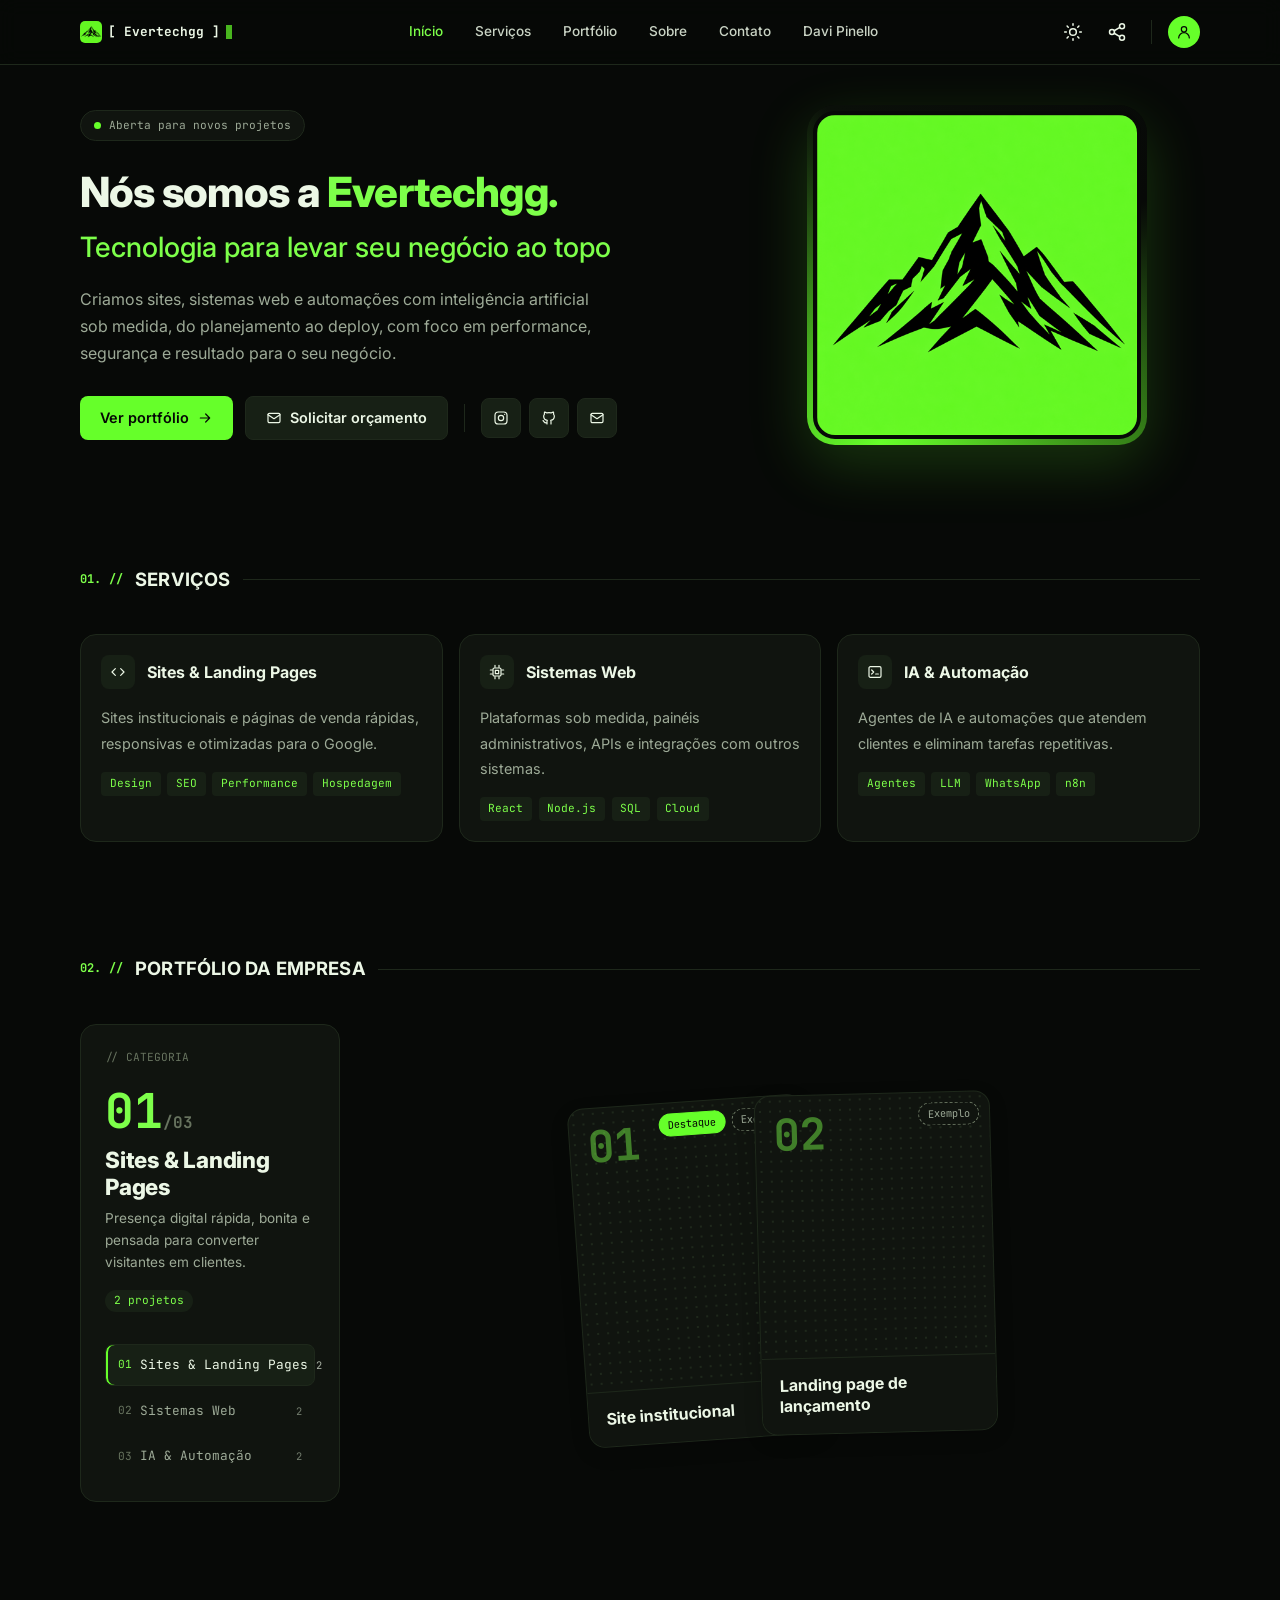
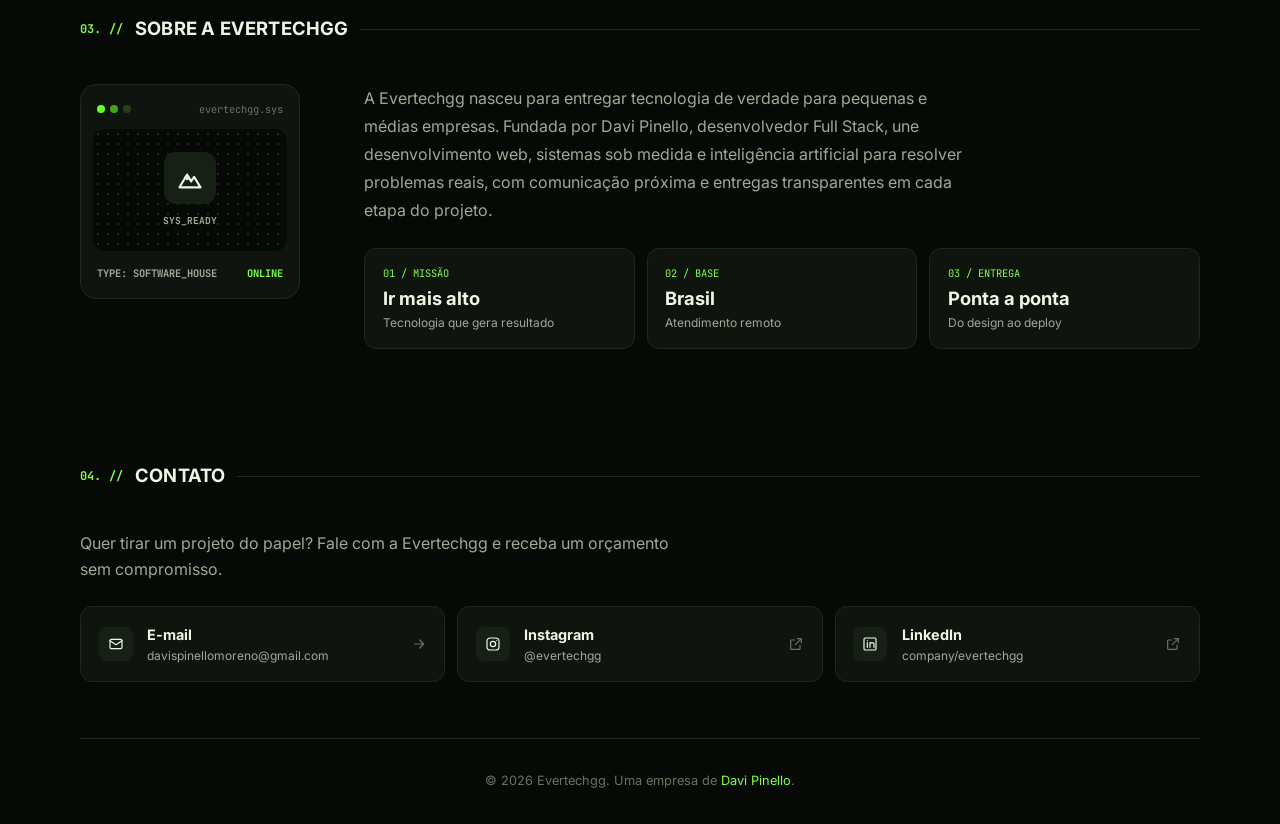
<file: empresa.html>
<!DOCTYPE html>
<html lang="pt-BR" data-theme="dark" data-brand="evertech">
<head>
  <meta charset="UTF-8" />
  <meta name="viewport" content="width=device-width, initial-scale=1.0" />
  <title>Evertechgg | Empresa</title>
  <meta name="description" content="Evertechgg — sites, sistemas web e automações com IA. Empresa de Davi Pinello." />
  <meta name="theme-color" content="#66ff2a" />
  <link rel="icon" href="assets/img/evertechgg-logo.png" type="image/png" />
  <link rel="preconnect" href="https://fonts.googleapis.com" />
  <link rel="preconnect" href="https://fonts.gstatic.com" crossorigin />
  <link rel="stylesheet" href="https://fonts.googleapis.com/css2?family=Inter:wght@400;500;600;700;800&family=JetBrains+Mono:wght@400;500;700&display=swap" />
  <link rel="stylesheet" href="assets/css/reset.css" />
  <link rel="stylesheet" href="assets/css/variables.css" />
  <link rel="stylesheet" href="assets/css/style.css" />
  <link rel="stylesheet" href="assets/css/portfolio.css" />
  <link rel="stylesheet" href="assets/css/empresa.css" />
  <script src="assets/js/main.js" defer></script>
  <script src="assets/js/empresa.js" type="module"></script>
</head>
<body>
  <!-- Ícones (sprite SVG reutilizável) -->
  <svg width="0" height="0" style="position:absolute" aria-hidden="true">
    <defs>
      <symbol id="i-terminal" viewBox="0 0 24 24"><rect x="3" y="4" width="18" height="16" rx="2"/><path d="m7 9 3 3-3 3M13 15h4"/></symbol>
      <symbol id="i-share" viewBox="0 0 24 24"><circle cx="18" cy="5" r="3"/><circle cx="6" cy="12" r="3"/><circle cx="18" cy="19" r="3"/><path d="m8.6 13.5 6.8 4M15.4 6.5l-6.8 4"/></symbol>
      <symbol id="i-user" viewBox="0 0 24 24"><circle cx="12" cy="8" r="4"/><path d="M4 21a8 8 0 0 1 16 0"/></symbol>
      <symbol id="i-code" viewBox="0 0 24 24"><path d="m8 7-5 5 5 5M16 7l5 5-5 5"/></symbol>
      <symbol id="i-arrow-right" viewBox="0 0 24 24"><path d="M5 12h14M13 6l6 6-6 6"/></symbol>
      <symbol id="i-arrow-down" viewBox="0 0 24 24"><path d="M12 5v14M6 13l6 6 6-6"/></symbol>
      <symbol id="i-file" viewBox="0 0 24 24"><path d="M14 3H7a2 2 0 0 0-2 2v14a2 2 0 0 0 2 2h10a2 2 0 0 0 2-2V8z"/><path d="M14 3v5h5M9 13h6M9 17h6"/></symbol>
      <symbol id="i-menu" viewBox="0 0 24 24"><path d="M4 6h16M4 12h16M4 18h16"/></symbol>
      <symbol id="i-close" viewBox="0 0 24 24"><path d="M6 6l12 12M18 6 6 18"/></symbol>
      <symbol id="i-home" viewBox="0 0 24 24"><path d="M3 10.5 12 3l9 7.5V20a1 1 0 0 1-1 1h-5v-6H9v6H4a1 1 0 0 1-1-1z"/></symbol>
      <symbol id="i-cpu" viewBox="0 0 24 24"><rect x="6" y="6" width="12" height="12" rx="2"/><rect x="9.5" y="9.5" width="5" height="5"/><path d="M9 2v3M15 2v3M9 19v3M15 19v3M2 9h3M2 15h3M19 9h3M19 15h3"/></symbol>
      <symbol id="i-mail" viewBox="0 0 24 24"><rect x="3" y="5" width="18" height="14" rx="2"/><path d="m3 7 9 6 9-6"/></symbol>
      <symbol id="i-clock" viewBox="0 0 24 24"><circle cx="12" cy="12" r="9"/><path d="M12 7v5l3 2"/></symbol>
      <symbol id="i-pin" viewBox="0 0 24 24"><path d="M12 21s-7-6.2-7-11a7 7 0 0 1 14 0c0 4.8-7 11-7 11z"/><circle cx="12" cy="10" r="2.5"/></symbol>
      <symbol id="i-cloud" viewBox="0 0 24 24"><path d="M7 18a4.5 4.5 0 0 1-.6-9A6 6 0 0 1 18 9.5a4 4 0 0 1-.5 8.5z"/></symbol>
      <symbol id="i-sun" viewBox="0 0 24 24"><circle cx="12" cy="12" r="4"/><path d="M12 2v2M12 20v2M4.9 4.9l1.4 1.4M17.7 17.7l1.4 1.4M2 12h2M20 12h2M4.9 19.1l1.4-1.4M17.7 6.3l1.4-1.4"/></symbol>
      <symbol id="i-github" viewBox="0 0 24 24"><path d="M9 19c-4.3 1.4-4.3-2.5-6-3m12 5v-3.5c0-1 .1-1.4-.5-2 2.8-.3 5.5-1.4 5.5-6a4.6 4.6 0 0 0-1.3-3.2 4.2 4.2 0 0 0-.1-3.2s-1.1-.3-3.5 1.3a12 12 0 0 0-6.2 0C6.5 2.8 5.4 3.1 5.4 3.1a4.2 4.2 0 0 0-.1 3.2A4.6 4.6 0 0 0 4 9.5c0 4.6 2.7 5.7 5.5 6-.6.6-.6 1.2-.5 2V21"/></symbol>
      <symbol id="i-linkedin" viewBox="0 0 24 24"><rect x="3" y="3" width="18" height="18" rx="2"/><path d="M8 10v7M8 7v.01M12 17v-7M12 13a3 3 0 0 1 6 0v4"/></symbol>
      <symbol id="i-instagram" viewBox="0 0 24 24"><rect x="3" y="3" width="18" height="18" rx="5"/><circle cx="12" cy="12" r="4"/><path d="M17.5 6.5v.01"/></symbol>
      <symbol id="i-external" viewBox="0 0 24 24"><path d="M14 4h6v6M20 4l-9 9M18 14v5a1 1 0 0 1-1 1H5a1 1 0 0 1-1-1V7a1 1 0 0 1 1-1h5"/></symbol>
      <symbol id="i-mountain" viewBox="0 0 24 24"><path d="m3 20 6.5-11 3.5 6 2.5-4L21 20z"/><path d="m8 11.5 1.5 1.5 1.5-1.5"/></symbol>
    </defs>
  </svg>

  <!-- ================= HEADER ================= -->
  <header class="header">
    <nav class="nav container" aria-label="Principal">
      <button class="icon-btn nav__toggle" aria-label="Abrir menu" aria-expanded="false" aria-controls="mobile-menu">
        <svg class="icon"><use href="#i-menu"/></svg>
      </button>

      <a href="#inicio" class="nav__logo">
        <img class="nav__brand-mark" src="assets/img/evertechgg-logo.png" alt="" width="22" height="22" />
        [ Evertechgg ]<span class="nav__cursor" aria-hidden="true"></span>
      </a>

      <ul class="nav__links">
        <li><a href="#inicio" data-section="inicio">Início</a></li>
        <li><a href="#servicos" data-section="servicos">Serviços</a></li>
        <li><a href="#portfolio" data-section="portfolio">Portfólio</a></li>
        <li><a href="#sobre" data-section="sobre">Sobre</a></li>
        <li><a href="#contato" data-section="contato">Contato</a></li>
        <li><a href="index.html">Davi Pinello</a></li>
      </ul>

      <div class="nav__actions">
        <button class="icon-btn icon-btn--ghost theme-toggle" aria-label="Alternar tema" title="Alternar tema">
          <svg class="icon"><use href="#i-sun"/></svg>
        </button>
        <button class="icon-btn icon-btn--ghost share-btn" aria-label="Compartilhar" title="Compartilhar">
          <svg class="icon"><use href="#i-share"/></svg>
        </button>
        <span class="nav__divider" aria-hidden="true"></span>
        <span class="nav__version">Empresa<strong>Evertechgg</strong></span>
        <a href="index.html" class="avatar-btn" aria-label="Voltar ao portfólio de Davi Pinello" title="Portfólio de Davi Pinello">
          <svg class="icon"><use href="#i-user"/></svg>
        </a>
      </div>
    </nav>

    <!-- Menu lateral (mobile) -->
    <div class="mobile-menu" id="mobile-menu" hidden>
      <ul>
        <li><a href="#inicio">Início</a></li>
        <li><a href="#servicos">Serviços</a></li>
        <li><a href="#portfolio">Portfólio</a></li>
        <li><a href="#sobre">Sobre</a></li>
        <li><a href="#contato">Contato</a></li>
        <li><a href="index.html">← Portfólio de Davi Pinello</a></li>
      </ul>
      <div class="mobile-menu__actions">
        <button class="btn btn--secondary theme-toggle">
          <svg class="icon"><use href="#i-sun"/></svg> Alternar tema
        </button>
        <button class="btn btn--secondary share-btn">
          <svg class="icon"><use href="#i-share"/></svg> Compartilhar
        </button>
      </div>
    </div>
  </header>

  <main>
    <!-- ================= HERO ================= -->
    <section class="hero container" id="inicio">
      <div class="hero__content">
        <span class="badge"><span class="badge__dot"></span>Aberta para novos projetos</span>

        <h1 class="hero__title">Nós somos a <span class="text-accent">Evertechgg.</span></h1>
        <p class="hero__role">Tecnologia para levar seu negócio ao topo</p>
        <p class="hero__description">
          Criamos sites, sistemas web e automações com inteligência artificial sob medida,
          do planejamento ao deploy, com foco em performance, segurança e resultado para o seu negócio.
        </p>

        <div class="hero__actions">
          <a href="#portfolio" class="btn btn--primary">
            Ver portfólio
            <svg class="icon icon--sm only-desktop"><use href="#i-arrow-right"/></svg>
            <svg class="icon icon--sm only-mobile"><use href="#i-arrow-down"/></svg>
          </a>
          <a href="#contato" class="btn btn--secondary">
            <svg class="icon icon--sm"><use href="#i-mail"/></svg>
            Solicitar orçamento
          </a>

          <span class="hero__divider" aria-hidden="true"></span>

          <div class="social">
            <a href="https://instagram.com/evertechgg" class="icon-btn" target="_blank" rel="noopener" aria-label="Instagram">
              <svg class="icon icon--sm"><use href="#i-instagram"/></svg>
            </a>
            <a href="https://github.com/SEU-USUARIO" class="icon-btn" target="_blank" rel="noopener" aria-label="GitHub">
              <svg class="icon icon--sm"><use href="#i-github"/></svg>
            </a>
            <a href="mailto:davispinellomoreno@gmail.com" class="icon-btn" aria-label="E-mail">
              <svg class="icon icon--sm"><use href="#i-mail"/></svg>
            </a>
          </div>
        </div>
      </div>

      <div class="hero__photo">
        <div class="photo-frame photo-frame--brand">
          <img src="assets/img/evertechgg-logo.png" alt="Logo da Evertechgg" width="340" height="340" />
        </div>
      </div>
    </section>

    <!-- ================= SERVIÇOS ================= -->
    <section class="section container" id="servicos">
      <h2 class="section__title"><span class="section__index">01. //</span> Serviços</h2>

      <div class="skills">
        <article class="skill-card">
          <header class="skill-card__header">
            <span class="stat__icon"><svg class="icon icon--sm"><use href="#i-code"/></svg></span>
            <h4>Sites &amp; Landing Pages</h4>
          </header>
          <p class="about__text">Sites institucionais e páginas de venda rápidas, responsivas e otimizadas para o Google.</p>
          <ul class="chips">
            <li>Design</li><li>SEO</li><li>Performance</li><li>Hospedagem</li>
          </ul>
        </article>
        <article class="skill-card">
          <header class="skill-card__header">
            <span class="stat__icon"><svg class="icon icon--sm"><use href="#i-cpu"/></svg></span>
            <h4>Sistemas Web</h4>
          </header>
          <p class="about__text">Plataformas sob medida, painéis administrativos, APIs e integrações com outros sistemas.</p>
          <ul class="chips">
            <li>React</li><li>Node.js</li><li>SQL</li><li>Cloud</li>
          </ul>
        </article>
        <article class="skill-card">
          <header class="skill-card__header">
            <span class="stat__icon"><svg class="icon icon--sm"><use href="#i-terminal"/></svg></span>
            <h4>IA &amp; Automação</h4>
          </header>
          <p class="about__text">Agentes de IA e automações que atendem clientes e eliminam tarefas repetitivas.</p>
          <ul class="chips">
            <li>Agentes</li><li>LLM</li><li>WhatsApp</li><li>n8n</li>
          </ul>
        </article>
      </div>
    </section>

    <!-- ================= PORTFÓLIO DA EMPRESA (abas + cartas + modal) ================= -->
    <section class="section container" id="portfolio">
      <h2 class="section__title"><span class="section__index">02. //</span> Portfólio da empresa</h2>
      <div class="portfolio">
        <div class="pf-panel">
          <div class="pf-panel__info"></div>
          <div class="pf-tabs" role="tablist" aria-label="Categorias do portfólio"></div>
        </div>
        <div class="pf-stage" id="pf-stage" role="tabpanel" aria-describedby="pf-desc">
          <noscript><p class="projects-grid__status">Ative o JavaScript para ver o portfólio.</p></noscript>
          <ul class="pf-deck"></ul>
        </div>
      </div>
      <p class="pf-status sr-only" role="status"></p>
    </section>

    <!-- ================= SOBRE A EMPRESA ================= -->
    <section class="section container" id="sobre">
      <h2 class="section__title"><span class="section__index">03. //</span> Sobre a Evertechgg</h2>

      <div class="about">
        <div class="terminal-card">
          <div class="terminal-card__bar">
            <span class="dots"><i></i><i></i><i></i></span>
            <span class="terminal-card__file">evertechgg.sys</span>
          </div>
          <div class="terminal-card__screen">
            <div class="terminal-card__icon">
              <svg class="icon icon--lg"><use href="#i-mountain"/></svg>
            </div>
            <span class="terminal-card__status">SYS_READY</span>
          </div>
          <div class="terminal-card__footer">
            <span>TYPE: SOFTWARE_HOUSE</span>
            <span class="text-accent">ONLINE</span>
          </div>
        </div>

        <div class="about-avatar" aria-hidden="true">
          <img src="assets/img/evertechgg-logo.png" alt="" />
        </div>

        <div class="about__content">
          <p class="about__text">
            A Evertechgg nasceu para entregar tecnologia de verdade para pequenas e médias empresas.
            Fundada por Davi Pinello, desenvolvedor Full Stack, une desenvolvimento web, sistemas sob medida
            e inteligência artificial para resolver problemas reais, com comunicação próxima
            e entregas transparentes em cada etapa do projeto.
          </p>

          <ul class="stats">
            <li class="stat">
              <span class="stat__icon"><svg class="icon icon--sm"><use href="#i-clock"/></svg></span>
              <div class="stat__body">
                <span class="stat__label">01 / Missão</span>
                <strong class="stat__value">Ir mais alto</strong>
                <span class="stat__desc">Tecnologia que gera resultado</span>
              </div>
              <span class="stat__tag">Foco</span>
            </li>
            <li class="stat">
              <span class="stat__icon"><svg class="icon icon--sm"><use href="#i-pin"/></svg></span>
              <div class="stat__body">
                <span class="stat__label">02 / Base</span>
                <strong class="stat__value">Brasil</strong>
                <span class="stat__desc">Atendimento remoto</span>
              </div>
              <span class="stat__tag">GMT-3</span>
            </li>
            <li class="stat">
              <span class="stat__icon"><svg class="icon icon--sm"><use href="#i-cloud"/></svg></span>
              <div class="stat__body">
                <span class="stat__label">03 / Entrega</span>
                <strong class="stat__value">Ponta a ponta</strong>
                <span class="stat__desc">Do design ao deploy</span>
              </div>
              <span class="stat__tag">Full Stack</span>
            </li>
          </ul>
        </div>
      </div>
    </section>

    <!-- ================= CONTATO ================= -->
    <section class="section container" id="contato">
      <h2 class="section__title"><span class="section__index">04. //</span> Contato</h2>
      <p class="contact__intro">Quer tirar um projeto do papel? Fale com a Evertechgg e receba um orçamento sem compromisso.</p>

      <ul class="contact">
        <li>
          <a class="contact-card" href="mailto:davispinellomoreno@gmail.com">
            <span class="stat__icon"><svg class="icon icon--sm"><use href="#i-mail"/></svg></span>
            <span class="contact-card__body"><strong>E-mail</strong><span>davispinellomoreno@gmail.com</span></span>
            <svg class="icon icon--sm contact-card__arrow"><use href="#i-arrow-right"/></svg>
          </a>
        </li>
        <li>
          <a class="contact-card" href="https://instagram.com/evertechgg" target="_blank" rel="noopener">
            <span class="stat__icon"><svg class="icon icon--sm"><use href="#i-instagram"/></svg></span>
            <span class="contact-card__body"><strong>Instagram</strong><span>@evertechgg</span></span>
            <svg class="icon icon--sm contact-card__arrow"><use href="#i-external"/></svg>
          </a>
        </li>
        <li>
          <a class="contact-card" href="https://linkedin.com/company/evertechgg" target="_blank" rel="noopener">
            <span class="stat__icon"><svg class="icon icon--sm"><use href="#i-linkedin"/></svg></span>
            <span class="contact-card__body"><strong>LinkedIn</strong><span>company/evertechgg</span></span>
            <svg class="icon icon--sm contact-card__arrow"><use href="#i-external"/></svg>
          </a>
        </li>
      </ul>
    </section>
  </main>

  <footer class="footer container">
    <p>© <span id="year"></span> Evertechgg. Uma empresa de <a href="index.html" class="text-accent">Davi Pinello</a>.</p>
  </footer>

  <!-- ================= TAB BAR (mobile) ================= -->
  <nav class="tabbar" aria-label="Navegação rápida">
    <a href="#inicio" data-section="inicio"><svg class="icon"><use href="#i-home"/></svg>Início</a>
    <a href="#servicos" data-section="servicos"><svg class="icon"><use href="#i-cpu"/></svg>Serviços</a>
    <a href="#portfolio" data-section="portfolio"><svg class="icon"><use href="#i-file"/></svg>Portfólio</a>
    <a href="#sobre" data-section="sobre"><svg class="icon"><use href="#i-mountain"/></svg>Sobre</a>
    <a href="#contato" data-section="contato"><svg class="icon"><use href="#i-mail"/></svg>Contato</a>
    <a href="index.html"><svg class="icon"><use href="#i-user"/></svg>Davi</a>
  </nav>

  <div class="toast" role="status" aria-live="polite"></div>
</body>
</html>
</file>
<file: assets/css/variables.css>
:root {
  --color-bg: #111318;
  --color-bg-elevated: #15181e;
  --color-surface: #1b1e25;
  --color-surface-2: #23272f;
  --color-text: #e6e8ee;
  --color-muted: #9aa0ad;
  --color-subtle: #6b7180;
  --color-primary: #4f8ef7;
  --color-primary-hover: #6aa0f9;
  --color-accent: #a8c7fa;
  --color-on-primary: #ffffff;
  --color-border: #262a33;
  --color-success: #8ab4f8;

  --font-base: "Inter", system-ui, -apple-system, "Segoe UI", Roboto, sans-serif;
  --font-mono: "JetBrains Mono", "Fira Code", Consolas, monospace;

  --radius-sm: 8px;
  --radius: 12px;
  --radius-lg: 16px;
  --shadow: 0 8px 30px rgb(0 0 0 / 0.35);
  --container: 1120px;
  --header-h: 64px;
  --tabbar-h: 64px;
  --transition: 0.2s ease;
}

:root[data-theme="light"] {
  --color-bg: #f6f7fb;
  --color-bg-elevated: #ffffff;
  --color-surface: #ffffff;
  --color-surface-2: #eef0f5;
  --color-text: #161922;
  --color-muted: #5a6070;
  --color-subtle: #868c99;
  --color-primary: #2f6fe4;
  --color-primary-hover: #245ccc;
  --color-accent: #2f6fe4;
  --color-border: #e1e4ec;
  --color-success: #2f6fe4;
  --shadow: 0 8px 30px rgb(0 0 0 / 0.08);
}
</file>
<file: assets/css/style.css>
body {
  font-family: var(--font-base);
  background: var(--color-bg);
  color: var(--color-text);
  line-height: 1.6;
  -webkit-font-smoothing: antialiased;
  transition: background var(--transition), color var(--transition);
}

html {
  scroll-padding-top: calc(var(--header-h) + 16px);
}

.container {
  width: min(100% - 2rem, var(--container));
  margin-inline: auto;
}

.text-accent {
  color: var(--color-accent);
}

:focus-visible {
  outline: 2px solid var(--color-primary);
  outline-offset: 2px;
}

/* Visível só para leitores de tela */
.sr-only {
  position: absolute;
  width: 1px;
  height: 1px;
  margin: -1px;
  overflow: hidden;
  clip-path: inset(50%);
  white-space: nowrap;
}

/* ---------- Ícones ---------- */
.icon {
  width: 20px;
  height: 20px;
  fill: none;
  stroke: currentColor;
  stroke-width: 1.8;
  stroke-linecap: round;
  stroke-linejoin: round;
  flex-shrink: 0;
}

.icon--xs { width: 12px; height: 12px; }
.icon--sm { width: 16px; height: 16px; }
.icon--lg { width: 28px; height: 28px; }
.icon--xl { width: 40px; height: 40px; stroke-width: 1.4; }

.only-mobile { display: none; }

/* ---------- Botões ---------- */
.btn {
  display: inline-flex;
  align-items: center;
  justify-content: center;
  gap: 0.5rem;
  height: 44px;
  padding: 0 1.25rem;
  border-radius: var(--radius-sm);
  font-size: 0.9rem;
  font-weight: 600;
  transition: background var(--transition), transform var(--transition), border-color var(--transition);
}

.btn:hover { transform: translateY(-1px); }

.btn--primary {
  background: var(--color-primary);
  color: var(--color-on-primary);
}

.btn--primary:hover { background: var(--color-primary-hover); }

.btn--secondary {
  background: var(--color-surface-2);
  border: 1px solid var(--color-border);
  color: var(--color-text);
}

.btn--secondary:hover { border-color: var(--color-subtle); }

.icon-btn {
  display: inline-grid;
  place-items: center;
  width: 36px;
  height: 36px;
  border-radius: var(--radius-sm);
  background: var(--color-surface-2);
  border: 1px solid var(--color-border);
  color: var(--color-text);
  transition: border-color var(--transition), color var(--transition), background var(--transition);
}

.icon-btn:hover {
  border-color: var(--color-subtle);
  color: var(--color-accent);
}

.icon-btn--ghost {
  background: none;
  border-color: transparent;
}

.avatar-btn {
  display: grid;
  place-items: center;
  width: 32px;
  height: 32px;
  border-radius: 50%;
  background: var(--color-accent);
  color: #10213f;
}

.avatar-btn .icon { width: 16px; height: 16px; }

/* ---------- Header / Nav ---------- */
.header {
  position: sticky;
  top: 0;
  z-index: 20;
  background: color-mix(in srgb, var(--color-bg) 85%, transparent);
  backdrop-filter: blur(10px);
  border-bottom: 1px solid var(--color-border);
}

.nav {
  display: flex;
  align-items: center;
  gap: 1rem;
  height: var(--header-h);
}

.nav__toggle { display: none; }

.nav__logo {
  display: inline-flex;
  align-items: center;
  gap: 6px;
  font-family: var(--font-mono);
  font-size: 0.8rem;
  font-weight: 700;
  white-space: nowrap;
}

.nav__cursor {
  width: 6px;
  height: 14px;
  background: var(--color-primary);
  opacity: 0.7;
  animation: blink 1.1s steps(1) infinite;
}

@keyframes blink { 50% { opacity: 0; } }

.nav__links {
  display: flex;
  align-items: center;
  gap: 2rem;
  margin-inline: auto;
  font-size: 0.85rem;
  font-weight: 500;
}

.nav__links a {
  color: var(--color-text);
  opacity: 0.85;
  transition: color var(--transition), opacity var(--transition);
}

.nav__links a:hover,
.nav__links a.is-active {
  color: var(--color-accent);
  opacity: 1;
}

/* Link para a página da empresa (Evertechgg) com um marcador verde da marca */
.nav__link--brand {
  display: inline-flex;
  align-items: center;
  gap: 0.4rem;
}

.nav__link--brand::before {
  content: "";
  width: 6px;
  height: 6px;
  border-radius: 1px;
  background: #66ff2a;
}

.nav__actions {
  display: flex;
  align-items: center;
  gap: 0.5rem;
}

.nav__divider {
  width: 1px;
  height: 24px;
  margin-inline: 0.5rem;
  background: var(--color-border);
}

.nav__version { display: none; }

.mobile-menu {
  border-top: 1px solid var(--color-border);
  background: var(--color-bg-elevated);
  padding: 1rem;
}

.mobile-menu ul {
  display: flex;
  flex-direction: column;
}

.mobile-menu ul a {
  display: block;
  padding: 0.75rem 0.25rem;
  font-weight: 500;
  border-bottom: 1px solid var(--color-border);
}

.mobile-menu__actions {
  display: grid;
  grid-template-columns: 1fr 1fr;
  gap: 0.5rem;
  margin-top: 1rem;
}

/* ---------- Hero ---------- */
.hero {
  display: grid;
  grid-template-columns: 1.4fr 1fr;
  align-items: center;
  gap: 3rem;
  padding-block: 2.5rem 4rem;
}

.hero__content {
  display: flex;
  flex-direction: column;
  align-items: flex-start;
}

.badge {
  display: inline-flex;
  align-items: center;
  gap: 0.5rem;
  padding: 0.35rem 0.8rem;
  border-radius: 999px;
  background: var(--color-surface);
  border: 1px solid var(--color-border);
  font-family: var(--font-mono);
  font-size: 0.7rem;
  color: var(--color-muted);
  margin-bottom: 1.75rem;
}

.badge__dot {
  width: 7px;
  height: 7px;
  border-radius: 50%;
  background: var(--color-success);
  box-shadow: 0 0 0 0 var(--color-success);
  animation: pulse 2s infinite;
}

@keyframes pulse {
  0% { box-shadow: 0 0 0 0 color-mix(in srgb, var(--color-success) 60%, transparent); }
  70% { box-shadow: 0 0 0 6px transparent; }
  100% { box-shadow: 0 0 0 0 transparent; }
}

.hero__title {
  font-size: clamp(2rem, 4.5vw, 2.6rem);
  font-weight: 800;
  line-height: 1.15;
  letter-spacing: -0.02em;
}

.hero__role {
  margin-top: 0.5rem;
  font-size: clamp(1.15rem, 2.8vw, 1.75rem);
  font-weight: 500;
  color: var(--color-accent);
}

.hero__description {
  margin-top: 1rem;
  max-width: 54ch;
  color: var(--color-muted);
  font-size: 1rem;
  line-height: 1.7;
}

.hero__actions {
  display: flex;
  flex-wrap: wrap;
  align-items: center;
  gap: 0.75rem;
  margin-top: 1.75rem;
}

.hero__divider {
  width: 1px;
  height: 28px;
  margin-inline: 0.25rem;
  background: var(--color-border);
}

.social {
  display: flex;
  gap: 0.5rem;
}

.social .icon-btn {
  width: 40px;
  height: 40px;
}

.hero__photo {
  display: flex;
  justify-content: center;
}

.photo-frame {
  position: relative;
  width: min(100%, 340px);
  aspect-ratio: 1;
  border-radius: 50%;
  padding: 6px;
  background: conic-gradient(from 210deg, var(--color-primary), var(--color-accent), transparent 60%, var(--color-primary));
  box-shadow: 0 20px 60px color-mix(in srgb, var(--color-primary) 18%, transparent);
}

.photo-frame img {
  width: 100%;
  height: 100%;
  border-radius: 50%;
  object-fit: cover;
  background: var(--color-surface);
  border: 4px solid var(--color-bg);
}

/* ---------- Seções ---------- */
.section {
  padding-block: 3.5rem;
}

.section__title {
  display: flex;
  align-items: center;
  gap: 0.75rem;
  margin-bottom: 2.5rem;
  font-size: 1.15rem;
  font-weight: 700;
  text-transform: uppercase;
  letter-spacing: 0.01em;
}

.section__title::after {
  content: "";
  flex: 1;
  height: 1px;
  background: var(--color-border);
}

.section__index {
  font-family: var(--font-mono);
  font-size: 0.75rem;
  color: var(--color-accent);
}

/* ---------- Sobre ---------- */
.about {
  display: grid;
  grid-template-columns: 220px 1fr;
  gap: 4rem;
  align-items: start;
}

.terminal-card {
  background: var(--color-surface);
  border: 1px solid var(--color-border);
  border-radius: var(--radius-lg);
  padding: 0.75rem;
  font-family: var(--font-mono);
}

.terminal-card__bar {
  display: flex;
  justify-content: space-between;
  align-items: center;
  padding: 0.25rem 0.25rem 0.75rem;
  font-size: 0.65rem;
  color: var(--color-subtle);
}

.dots { display: flex; gap: 5px; }
.dots i { width: 8px; height: 8px; border-radius: 50%; }
.dots i:nth-child(1) { background: #e8a0a0; }
.dots i:nth-child(2) { background: #3b6fd8; }
.dots i:nth-child(3) { background: #a8b8e8; }

.terminal-card__screen {
  display: flex;
  flex-direction: column;
  align-items: center;
  justify-content: center;
  gap: 0.6rem;
  aspect-ratio: 1.6;
  border-radius: var(--radius);
  background-color: var(--color-bg);
  background-image: radial-gradient(var(--color-border) 1px, transparent 1px);
  background-size: 10px 10px;
}

.terminal-card__icon {
  display: grid;
  place-items: center;
  width: 52px;
  height: 52px;
  border-radius: var(--radius);
  background: var(--color-surface-2);
  color: var(--color-text);
}

.terminal-card__status {
  font-size: 0.6rem;
  font-weight: 700;
  color: var(--color-muted);
}

.terminal-card__footer {
  display: flex;
  justify-content: space-between;
  padding: 0.9rem 0.25rem 0.25rem;
  font-size: 0.65rem;
  font-weight: 700;
  color: var(--color-muted);
}

.about-avatar { display: none; }

.about__text {
  color: var(--color-muted);
  font-size: 1rem;
  line-height: 1.75;
  max-width: 62ch;
}

.stats {
  display: grid;
  grid-template-columns: repeat(3, 1fr);
  gap: 0.75rem;
  margin-top: 1.5rem;
}

.stat {
  display: flex;
  align-items: center;
  gap: 0.9rem;
  padding: 1rem 1.1rem;
  background: var(--color-surface);
  border: 1px solid var(--color-border);
  border-radius: var(--radius);
}

.stat__icon {
  display: grid;
  place-items: center;
  width: 34px;
  height: 34px;
  border-radius: var(--radius-sm);
  background: var(--color-surface-2);
  color: var(--color-text);
  flex-shrink: 0;
}

.stats .stat__icon,
.stat__tag { display: none; }

.stat__body {
  display: flex;
  flex-direction: column;
  flex: 1;
  min-width: 0;
}

.stat__label {
  font-family: var(--font-mono);
  font-size: 0.65rem;
  text-transform: uppercase;
  color: var(--color-accent);
}

.stat__value {
  margin-top: 0.15rem;
  font-size: 1.15rem;
  font-weight: 700;
}

.stat__desc {
  font-size: 0.75rem;
  color: var(--color-muted);
}

.stat__tag {
  font-family: var(--font-mono);
  font-size: 0.7rem;
  padding: 0.15rem 0.5rem;
  border-radius: 4px;
  background: var(--color-surface-2);
  color: var(--color-accent);
  white-space: nowrap;
}

/* ---------- Filtros ---------- */
/* Mobile: os chips rolam na horizontal, sangrando até a borda da tela */
.filters {
  display: flex;
  gap: 0.5rem;
  margin: 0 -1rem 1.5rem;
  padding: 4px 1rem;
  overflow-x: auto;
  scrollbar-width: none;
  -webkit-overflow-scrolling: touch;
}

.filters::-webkit-scrollbar { display: none; }

@media (min-width: 861px) {
  .filters {
    flex-wrap: wrap;
    margin-inline: 0;
    padding: 0;
    overflow: visible;
  }
}

.filter-btn {
  display: inline-flex;
  align-items: center;
  gap: 0.45rem;
  flex-shrink: 0;
  min-height: 40px;
  white-space: nowrap;
  padding: 0.35rem 0.9rem;
  border: 1px solid var(--color-border);
  border-radius: 999px;
  background: var(--color-surface);
  font-family: var(--font-mono);
  font-size: 0.75rem;
  color: var(--color-muted);
  transition: all var(--transition);
}

.filter-btn:hover {
  color: var(--color-text);
  border-color: var(--color-subtle);
}

/* Invertido (texto/fundo) para manter contraste alto nos dois temas */
.filter-btn.is-active {
  background: var(--color-text);
  border-color: var(--color-text);
  color: var(--color-bg);
}

.filter-btn__count {
  font-size: 0.65rem;
  opacity: 0.7;
}

/* ---------- Projetos ---------- */
.project-groups {
  display: grid;
  gap: 2.5rem;
  transition: opacity 0.18s ease, transform 0.18s ease;
}

/* Troca de filtro: a lista some, o conteúdo muda e os cards novos entram */
.project-groups.is-switching {
  opacity: 0;
  transform: translateY(6px);
}

.project-groups .project-card {
  animation: card-in 0.35s ease backwards;
}

.project-groups .project-card:nth-child(2) { animation-delay: 0.05s; }
.project-groups .project-card:nth-child(3) { animation-delay: 0.1s; }
.project-groups .project-card:nth-child(n + 4) { animation-delay: 0.15s; }

@keyframes card-in {
  from { opacity: 0; transform: translateY(10px); }
}

.project-group__title {
  display: flex;
  align-items: center;
  gap: 0.5rem;
  margin-bottom: 1rem;
  font-family: var(--font-mono);
  font-size: 0.8rem;
  font-weight: 500;
  text-transform: uppercase;
  color: var(--color-muted);
}

.project-group__count {
  padding: 0.05rem 0.45rem;
  border-radius: 999px;
  background: var(--color-surface-2);
  font-size: 0.65rem;
}

.featured {
  display: grid;
  gap: 1.25rem;
}

.projects-grid {
  display: grid;
  grid-template-columns: repeat(auto-fill, minmax(min(300px, 100%), 1fr));
  gap: 1rem;
}

.projects-grid__status {
  color: var(--color-muted);
}

.project-card {
  display: flex;
  flex-direction: column;
  background: var(--color-surface);
  border: 1px solid var(--color-border);
  border-radius: var(--radius-lg);
  overflow: hidden;
  transition: transform var(--transition), border-color var(--transition);
}

.project-card:hover {
  transform: translateY(-3px);
  border-color: var(--color-subtle);
}

.project-card__media {
  position: relative;
  aspect-ratio: 16 / 9;
  overflow: hidden;
  background: var(--color-bg);
  border-bottom: 1px solid var(--color-border);
}

.project-card__image {
  display: block;
  width: 100%;
  height: 100%;
  object-fit: cover;
}

.project-card__badges {
  position: absolute;
  top: 0.6rem;
  left: 0.6rem;
  display: flex;
  flex-wrap: wrap;
  gap: 0.35rem;
}

.pill {
  padding: 0.15rem 0.55rem;
  border-radius: 999px;
  background: var(--color-surface);
  border: 1px solid var(--color-border);
  font-family: var(--font-mono);
  font-size: 0.65rem;
  color: var(--color-text);
}

.pill--placeholder {
  border-style: dashed;
  border-color: var(--color-subtle);
  color: var(--color-muted);
}

.project-card__body {
  display: flex;
  flex-direction: column;
  gap: 0.75rem;
  padding: 1.25rem;
  flex: 1;
}

.project-card__title {
  font-size: 1.05rem;
  font-weight: 700;
}

.project-card__problem,
.project-card__description,
.project-card__result {
  color: var(--color-muted);
  font-size: 0.9rem;
}

.project-card__label {
  display: block;
  margin-bottom: 0.15rem;
  font-family: var(--font-mono);
  font-size: 0.65rem;
  text-transform: uppercase;
  color: var(--color-accent);
}

.project-card__result {
  padding-left: 0.75rem;
  border-left: 2px solid var(--color-primary);
  color: var(--color-text);
}

.project-card__tags,
.chips {
  display: flex;
  flex-wrap: wrap;
  gap: 0.4rem;
}

.tag,
.chips li {
  font-family: var(--font-mono);
  font-size: 0.7rem;
  padding: 0.2rem 0.55rem;
  border-radius: 4px;
  background: var(--color-surface-2);
  color: var(--color-accent);
}

.project-card__links {
  display: flex;
  flex-wrap: wrap;
  gap: 0.5rem;
  margin-top: auto;
  padding-top: 0.25rem;
}

.project-card__links .btn {
  height: 36px;
  padding: 0 0.9rem;
  font-size: 0.8rem;
}

/* Card compacto — galeria de Landing Pages */
.projects-grid--gallery {
  grid-template-columns: repeat(2, minmax(0, 1fr));
  gap: 0.75rem;
}

.project-card--compact .project-card__media { aspect-ratio: 16 / 10; }

.project-card--compact .project-card__body {
  flex-direction: row;
  align-items: center;
  gap: 0.5rem;
  padding: 0.6rem 0.75rem;
}

.project-card--compact .project-card__title {
  flex: 1;
  min-width: 0;
  font-size: 0.8rem;
  font-weight: 600;
}

.project-card--compact .project-card__links {
  flex-wrap: nowrap;
  gap: 0.35rem;
  margin-top: 0;
  padding-top: 0;
}

.project-card--compact .pill { font-size: 0.6rem; }

/* Card de destaque — versão maior */
.project-card--featured .project-card__title { font-size: 1.2rem; }

@media (min-width: 600px) {
  .projects-grid--gallery {
    grid-template-columns: repeat(auto-fill, minmax(230px, 1fr));
    gap: 1rem;
  }

  .project-card--compact .project-card__title { font-size: 0.9rem; }
}

@media (min-width: 861px) {
  .project-card--featured { flex-direction: row; }
  .project-card--featured:nth-child(even) { flex-direction: row-reverse; }

  .project-card--featured .project-card__media {
    flex: 0 0 48%;
    aspect-ratio: auto;
    min-height: 300px;
    border-bottom: 0;
  }

  .project-card--featured .project-card__image {
    position: absolute;
    inset: 0;
  }

  .project-card--featured .project-card__body {
    justify-content: center;
    gap: 1rem;
    padding: 2rem;
  }

  .project-card--featured .project-card__title { font-size: 1.4rem; }

  .project-card--featured .project-card__links { margin-top: 0; }
}

/* ---------- Habilidades ---------- */
.skills {
  display: grid;
  grid-template-columns: repeat(auto-fit, minmax(min(260px, 100%), 1fr));
  gap: 1rem;
}

.skill-card {
  padding: 1.25rem;
  background: var(--color-surface);
  border: 1px solid var(--color-border);
  border-radius: var(--radius-lg);
}

.skill-card__header {
  display: flex;
  align-items: center;
  gap: 0.75rem;
  margin-bottom: 1rem;
}

.subsection__title {
  margin: 2.5rem 0 1rem;
  font-family: var(--font-mono);
  font-size: 0.8rem;
  font-weight: 500;
  text-transform: uppercase;
  color: var(--color-muted);
}

.skill-card__header h4 {
  font-size: 1rem;
  font-weight: 700;
}

/* ---------- Contato ---------- */
.contact__intro {
  color: var(--color-muted);
  margin-bottom: 1.5rem;
  max-width: 60ch;
}

.contact {
  display: grid;
  grid-template-columns: repeat(auto-fit, minmax(min(280px, 100%), 1fr));
  gap: 0.75rem;
}

.contact-card {
  display: flex;
  align-items: center;
  gap: 0.9rem;
  padding: 1rem 1.1rem;
  background: var(--color-surface);
  border: 1px solid var(--color-border);
  border-radius: var(--radius);
  transition: border-color var(--transition), transform var(--transition);
}

.contact-card:hover {
  border-color: var(--color-subtle);
  transform: translateY(-2px);
}

.contact-card__body {
  display: flex;
  flex-direction: column;
  flex: 1;
  min-width: 0;
}

.contact-card__body strong {
  font-size: 0.9rem;
}

.contact-card__body span {
  font-size: 0.75rem;
  color: var(--color-muted);
  overflow: hidden;
  text-overflow: ellipsis;
  white-space: nowrap;
}

.contact-card__arrow {
  color: var(--color-subtle);
}

/* ---------- Rodapé ---------- */
.footer {
  padding-block: 2rem;
  text-align: center;
  color: var(--color-subtle);
  border-top: 1px solid var(--color-border);
  font-size: 0.8rem;
}

/* ---------- Tab bar (mobile) ---------- */
.tabbar { display: none; }

/* ---------- Toast ---------- */
.toast {
  position: fixed;
  left: 50%;
  bottom: 24px;
  z-index: 50;
  transform: translate(-50%, 20px);
  padding: 0.6rem 1rem;
  border-radius: var(--radius-sm);
  background: var(--color-surface-2);
  border: 1px solid var(--color-border);
  font-size: 0.85rem;
  opacity: 0;
  pointer-events: none;
  transition: opacity var(--transition), transform var(--transition);
}

.toast.is-visible {
  opacity: 1;
  transform: translate(-50%, 0);
}

/* =================================================
   Responsivo — layout mobile (protótipo 2)
   ================================================= */
@media (max-width: 860px) {
  body {
    padding-bottom: var(--tabbar-h);
  }

  .only-desktop { display: none; }
  .only-mobile { display: block; }

  /* Header */
  .nav { gap: 0.75rem; }
  .nav__toggle {
    display: inline-grid;
    background: none;
    border-color: transparent;
  }
  .nav__links,
  .nav__actions .icon-btn,
  .nav__divider { display: none; }
  .nav__actions { margin-left: auto; gap: 0.6rem; }

  .nav__version {
    display: flex;
    flex-direction: column;
    align-items: flex-end;
    line-height: 1.2;
    font-size: 0.7rem;
    font-weight: 600;
    color: var(--color-muted);
  }

  .nav__version strong {
    font-family: var(--font-mono);
    color: var(--color-accent);
  }

  /* Hero */
  .hero {
    grid-template-columns: 1fr;
    gap: 2rem;
    padding-block: 1rem 2rem;
  }

  .hero__photo { display: none; }

  .badge { margin-bottom: 1rem; }

  .hero__description { font-size: 0.9rem; }

  .hero__actions {
    display: grid;
    grid-template-columns: 1fr;
    width: 100%;
    gap: 0.5rem;
  }

  .btn--primary {
    background: var(--color-accent);
    color: #10213f;
  }

  .btn--primary:hover { background: var(--color-accent); filter: brightness(1.05); }

  .hero__divider { display: none; }

  .social {
    justify-content: center;
    margin-top: 1rem;
  }

  /* Seções */
  .section { padding-block: 2rem; }

  .section__title {
    font-family: var(--font-mono);
    font-size: 0.8rem;
    margin-bottom: 1.5rem;
  }

  .section__title::after { display: none; }

  /* Sobre */
  .about {
    grid-template-columns: 1fr;
    gap: 1.5rem;
  }

  .terminal-card { display: none; }

  .about-avatar {
    position: relative;
    display: grid;
    place-items: center;
    justify-self: center;
    width: 72px;
    height: 72px;
    border-radius: 50%;
    background: var(--color-surface);
    border: 2px solid var(--color-surface-2);
    color: var(--color-accent);
    box-shadow: 0 0 0 4px var(--color-bg), 0 0 24px rgb(0 0 0 / 0.5);
  }

  .about-avatar img {
    position: absolute;
    inset: 0;
    width: 100%;
    height: 100%;
    border-radius: 50%;
    object-fit: cover;
  }

  .about-avatar__badge {
    position: absolute;
    right: -6px;
    bottom: 2px;
    display: grid;
    place-items: center;
    width: 18px;
    height: 18px;
    border-radius: 4px;
    background: var(--color-surface-2);
    color: var(--color-text);
  }

  .about__text { font-size: 0.9rem; }

  .stats {
    grid-template-columns: 1fr;
    gap: 0.5rem;
    margin-top: 1.25rem;
  }

  .stat { padding: 0.9rem 0.75rem; }

  .stats .stat__icon,
  .stat__tag { display: inline-grid; }

  .stat__label { display: none; }

  .stat__value {
    margin-top: 0;
    font-size: 0.85rem;
  }

  .stat__desc { font-size: 0.7rem; }

  /* Tab bar */
  .tabbar {
    position: fixed;
    inset: auto 0 0 0;
    z-index: 20;
    display: grid;
    grid-template-columns: repeat(6, 1fr);
    height: var(--tabbar-h);
    background: color-mix(in srgb, var(--color-bg) 92%, transparent);
    backdrop-filter: blur(10px);
    border-top: 1px solid var(--color-border);
  }

  .tabbar a {
    display: flex;
    flex-direction: column;
    align-items: center;
    justify-content: center;
    gap: 4px;
    font-size: 0.65rem;
    font-weight: 600;
    color: var(--color-muted);
    transition: color var(--transition);
  }

  .tabbar a .icon { width: 18px; height: 18px; }

  .tabbar a.is-active { color: var(--color-accent); }

  .toast { bottom: calc(var(--tabbar-h) + 16px); }
}

@media (prefers-reduced-motion: reduce) {
  *,
  *::before,
  *::after {
    animation: none !important;
    transition: none !important;
  }
  html { scroll-behavior: auto; }
}
</file>
<file: assets/css/portfolio.css>
/* =================================================
   Portfólio — painel de categorias + cartas + modal
   Base: mobile/tablet (abas horizontais + carrossel com scroll-snap).
   Desktop com mouse (≥1024px + hover): painel vertical + cartas sobrepostas.
   O breakpoint do desktop é repetido em PortfolioSection.js (desktopQuery).
   ================================================= */

.portfolio {
  --pf-ease: cubic-bezier(0.22, 1, 0.36, 1);
  display: grid;
  gap: 1.25rem;
}

/* ---------- Painel de categorias ---------- */
.pf-panel {
  display: flex;
  flex-direction: column;
  gap: 0.75rem;
  min-width: 0;
}

.pf-panel__info {
  order: 2;
  transition: opacity 0.2s ease, transform 0.2s ease;
}

.pf-panel__label,
.pf-panel__index,
.pf-panel__name,
.pf-panel__count { display: none; }

.pf-panel__desc {
  color: var(--color-muted);
  font-size: 0.85rem;
}

/* Mobile: abas rolam na horizontal, sangrando até a borda da tela (como os filtros) */
.pf-tabs {
  display: flex;
  gap: 0.5rem;
  margin: 0 -1rem;
  padding: 4px 1rem;
  overflow-x: auto;
  scrollbar-width: none;
  -webkit-overflow-scrolling: touch;
}

.pf-tabs::-webkit-scrollbar { display: none; }

.pf-tab {
  display: inline-flex;
  align-items: center;
  gap: 0.5rem;
  flex-shrink: 0;
  min-height: 40px;
  white-space: nowrap;
  padding: 0.35rem 0.9rem;
  border: 1px solid var(--color-border);
  border-radius: 999px;
  background: var(--color-surface);
  font-family: var(--font-mono);
  font-size: 0.75rem;
  color: var(--color-muted);
  transition: background var(--transition), color var(--transition), border-color var(--transition);
}

.pf-tab:hover {
  color: var(--color-text);
  border-color: var(--color-subtle);
}

.pf-tab.is-active {
  background: var(--color-text);
  border-color: var(--color-text);
  color: var(--color-bg);
}

.pf-tab__index { display: none; }

.pf-tab__count {
  font-size: 0.65rem;
  opacity: 0.7;
}

/* ---------- Cartas (mobile: carrossel) ---------- */
.pf-stage { min-width: 0; }

.pf-deck {
  display: flex;
  gap: 0.75rem;
  margin: 0 -1rem;
  padding: 6px 1rem 1rem;
  overflow-x: auto;
  scroll-snap-type: x mandatory;
  scroll-padding-inline: 1rem;
  overscroll-behavior-x: contain;
  scrollbar-width: thin;
  transition: opacity 0.2s ease, transform 0.2s ease;
}

/* Troca de categoria: painel e cartas somem, o conteúdo muda e as cartas novas entram */
.portfolio.is-switching .pf-deck,
.portfolio.is-switching .pf-panel__info {
  opacity: 0;
  transform: translateX(12px);
}

.pf-card {
  position: relative;
  display: flex;
  flex-direction: column;
  flex: 0 0 min(80%, 300px);
  scroll-snap-align: start;
  background: var(--color-surface);
  border: 1px solid var(--color-border);
  border-radius: var(--radius-lg);
  overflow: hidden;
  animation: pf-deal 0.35s var(--pf-ease) backwards;
  animation-delay: calc(var(--i, 0) * 60ms);
}

@keyframes pf-deal {
  from { opacity: 0; translate: 0 14px; }
}

.pf-card__media {
  aspect-ratio: 16 / 10;
  overflow: hidden;
  background: var(--color-bg);
  border-bottom: 1px solid var(--color-border);
}

.pf-card__media img {
  width: 100%;
  height: 100%;
  object-fit: cover;
}

.pf-card__index { display: none; }

.pf-card__badges {
  position: absolute;
  top: 0.6rem;
  left: 0.6rem;
  z-index: 1;
  display: flex;
  flex-wrap: wrap;
  gap: 0.35rem;
}

.pill--highlight {
  background: var(--color-primary);
  border-color: var(--color-primary);
  color: var(--color-on-primary);
}

.pf-card__body {
  display: flex;
  flex-direction: column;
  flex: 1;
  padding: 1rem 1.1rem 1.1rem;
}

.pf-card__title {
  font-size: 1rem;
  font-weight: 700;
  line-height: 1.3;
}

.pf-card__open { text-align: left; }

/* O botão do título cobre a carta inteira */
.pf-card__open::after {
  content: "";
  position: absolute;
  inset: 0;
  z-index: 2;
}

.pf-card__open:focus-visible { outline: none; }

.pf-card:has(.pf-card__open:focus-visible) {
  outline: 2px solid var(--color-primary);
  outline-offset: 3px;
}

/* Introdução: aberta no mobile; no desktop abre no hover/foco (grid 0fr → 1fr) */
.pf-card__intro {
  display: grid;
  grid-template-rows: 1fr;
}

.pf-card__intro-inner {
  display: flex;
  flex-direction: column;
  gap: 0.6rem;
  min-height: 0;
  overflow: hidden;
}

.pf-card__summary {
  margin-top: 0.5rem;
  color: var(--color-muted);
  font-size: 0.85rem;
  line-height: 1.5;
  display: -webkit-box;
  -webkit-line-clamp: 2;
  -webkit-box-orient: vertical;
  overflow: hidden;
}

.pf-card__tags {
  display: flex;
  flex-wrap: wrap;
  gap: 0.35rem;
}

.tag--more { color: var(--color-muted); }

/* ---------- Desktop: painel vertical + cartas sobrepostas ---------- */
@media (min-width: 1024px) and (hover: hover) {
  .portfolio {
    grid-template-columns: 260px minmax(0, 1fr);
    gap: 2rem;
  }

  .pf-panel {
    justify-content: space-between;
    gap: 2rem;
    min-height: 440px;
    padding: 1.5rem;
    background: var(--color-surface);
    border: 1px solid var(--color-border);
    border-radius: var(--radius-lg);
  }

  .pf-panel__info {
    order: 0;
    display: flex;
    flex-direction: column;
    align-items: flex-start;
  }

  .pf-panel__label,
  .pf-panel__index,
  .pf-panel__name,
  .pf-panel__count { display: block; }

  .pf-panel__label {
    font-family: var(--font-mono);
    font-size: 0.7rem;
    text-transform: uppercase;
    color: var(--color-subtle);
  }

  .pf-panel__index {
    margin-top: 1.25rem;
    font-family: var(--font-mono);
    font-size: 3rem;
    font-weight: 700;
    line-height: 1;
    color: var(--color-accent);
  }

  .pf-panel__index span {
    font-size: 1rem;
    color: var(--color-subtle);
  }

  .pf-panel__name {
    margin-top: 0.75rem;
    font-size: 1.4rem;
    font-weight: 800;
    line-height: 1.2;
    letter-spacing: -0.01em;
  }

  .pf-panel__desc { margin-top: 0.5rem; }

  .pf-panel__count {
    margin-top: 1rem;
    padding: 0.15rem 0.55rem;
    border-radius: 999px;
    background: var(--color-surface-2);
    font-family: var(--font-mono);
    font-size: 0.7rem;
    color: var(--color-accent);
  }

  .pf-tabs {
    flex-direction: column;
    gap: 0.25rem;
    margin: 0;
    padding: 0;
    overflow: visible;
  }

  .pf-tab {
    width: 100%;
    padding: 0.6rem 0.75rem;
    border-color: transparent;
    border-radius: var(--radius-sm);
    background: none;
    font-size: 0.8rem;
  }

  .pf-tab:hover {
    background: var(--color-surface-2);
    border-color: transparent;
  }

  .pf-tab.is-active {
    background: var(--color-surface-2);
    border-color: var(--color-border);
    color: var(--color-text);
    box-shadow: inset 2px 0 0 var(--color-primary);
  }

  .pf-tab__index {
    display: inline;
    font-size: 0.7rem;
    color: var(--color-subtle);
  }

  .pf-tab.is-active .pf-tab__index { color: var(--color-accent); }

  .pf-tab__label {
    flex: 1;
    text-align: left;
  }

  .pf-stage {
    display: flex;
    align-items: center;
  }

  /* Largura da carta: no máximo 236px, encolhendo para que `--n` cartas caibam com a sobreposição */
  .pf-deck {
    --overlap: 56px;
    --card-w: min(236px, calc((100% + (var(--n, 4) - 1) * var(--overlap)) / var(--n, 4)));
    flex: 1;
    justify-content: center;
    gap: 0;
    margin: 0;
    padding: 2.5rem 1.5rem;
    overflow: visible;
    scroll-snap-type: none;
  }

  .pf-card {
    --rot: 0deg;
    --lift: 0px;
    --shift: 0px;
    --scale: 1;
    flex: 0 0 var(--card-w);
    justify-content: flex-end;
    width: var(--card-w);
    height: 340px;
    background-color: var(--color-surface);
    background-image: radial-gradient(var(--color-border) 1px, transparent 1px);
    background-size: 10px 10px;
    box-shadow: 0 6px 18px rgb(0 0 0 / 0.18);
    transform: translateX(var(--shift)) translateY(var(--lift)) rotate(var(--rot)) scale(var(--scale));
    transition: transform 0.3s var(--pf-ease), box-shadow 0.3s var(--pf-ease), border-color 0.3s ease;
  }

  .pf-card + .pf-card { margin-left: calc(var(--overlap) * -1); }

  /* Cartas "espalhadas na mesa" */
  .pf-card:nth-child(4n + 1) { --rot: -4deg; --lift: 8px; }
  .pf-card:nth-child(4n + 2) { --rot: -1.5deg; }
  .pf-card:nth-child(4n + 3) { --rot: 2deg; --lift: 4px; }
  .pf-card:nth-child(4n + 4) { --rot: 4deg; --lift: 12px; }

  .pf-card__media {
    position: absolute;
    inset: 0 0 auto;
    height: 52%;
    opacity: 0;
    transform: scale(1.06);
    transition: opacity 0.3s ease, transform 0.35s var(--pf-ease);
  }

  .pf-card__index {
    display: block;
    position: absolute;
    top: 1rem;
    left: 1.1rem;
    font-family: var(--font-mono);
    font-size: 2.75rem;
    font-weight: 700;
    line-height: 1;
    color: color-mix(in srgb, var(--color-accent) 45%, transparent);
    transition: opacity 0.25s ease;
  }

  .pf-card__badges {
    left: auto;
    right: 0.6rem;
  }

  .pf-card__body {
    flex: 0 0 auto;
    background: var(--color-surface);
    border-top: 1px solid var(--color-border);
  }

  .pf-card__intro {
    grid-template-rows: 0fr;
    opacity: 0;
    transition: grid-template-rows 0.3s var(--pf-ease), opacity 0.25s ease;
  }

  /* Carta ativa (hover ou foco via teclado): sobe, endireita e revela prévia + introdução */
  .pf-card:hover,
  .pf-card:has(.pf-card__open:focus-visible) {
    --rot: 0deg;
    --lift: -18px;
    --scale: 1.06;
    z-index: 5;
    border-color: var(--color-subtle);
    box-shadow: var(--shadow);
  }

  .pf-card:hover .pf-card__media,
  .pf-card:has(.pf-card__open:focus-visible) .pf-card__media {
    opacity: 1;
    transform: none;
  }

  .pf-card:hover .pf-card__index,
  .pf-card:has(.pf-card__open:focus-visible) .pf-card__index { opacity: 0; }

  .pf-card:hover .pf-card__intro,
  .pf-card:has(.pf-card__open:focus-visible) .pf-card__intro {
    grid-template-rows: 1fr;
    opacity: 1;
  }

  /* As vizinhas se afastam para abrir espaço (desligado com "reduzir movimento") */
  @media (prefers-reduced-motion: no-preference) {
    .pf-card:hover ~ .pf-card,
    .pf-card:has(.pf-card__open:focus-visible) ~ .pf-card { --shift: 28px; }

    .pf-card:has(~ .pf-card:hover),
    .pf-card:has(~ .pf-card .pf-card__open:focus-visible) { --shift: -28px; }
  }
}

/* ---------- Modal (mobile: painel que sobe da base) ---------- */
html:has(.pf-modal[open]) { overflow: hidden; }

.pf-modal {
  width: 100%;
  max-width: 100%;
  max-height: 92dvh;
  margin: auto 0 0;
  padding: 0;
  overflow: hidden;
  border: 1px solid var(--color-border);
  border-radius: var(--radius-lg) var(--radius-lg) 0 0;
  background: var(--color-bg-elevated);
  color: var(--color-text);
  box-shadow: var(--shadow);
  opacity: 0;
  transform: translateY(24px);
  transition: opacity 0.22s ease, transform 0.22s cubic-bezier(0.22, 1, 0.36, 1);
}

.pf-modal.is-open {
  opacity: 1;
  transform: none;
}

.pf-modal::backdrop {
  background: rgb(5 7 10 / 0.7);
  backdrop-filter: blur(4px);
  opacity: 0;
  transition: opacity 0.22s ease;
}

.pf-modal.is-open::backdrop { opacity: 1; }

.pf-modal__inner {
  display: grid;
  max-height: 92dvh;
  overflow-y: auto;
  overscroll-behavior: contain;
}

/* Fora da área de rolagem (o bloco de contenção é o <dialog>), então fica sempre visível */
.pf-modal__close {
  position: absolute;
  top: 0.75rem;
  right: 0.75rem;
  z-index: 3;
  width: 40px;
  height: 40px;
  background: color-mix(in srgb, var(--color-surface) 85%, transparent);
  backdrop-filter: blur(6px);
}

.pf-gallery {
  background: var(--color-bg);
  border-bottom: 1px solid var(--color-border);
}

.pf-gallery__stage {
  position: relative;
  aspect-ratio: 16 / 9;
  overflow: hidden;
}

.pf-gallery__image {
  width: 100%;
  height: 100%;
  object-fit: contain;
  transition: opacity 0.2s ease;
}

.pf-gallery__image.is-loading { opacity: 0; }

.pf-gallery__nav {
  position: absolute;
  top: 50%;
  translate: 0 -50%;
  width: 40px;
  height: 40px;
  border-radius: 50%;
  background: color-mix(in srgb, var(--color-surface) 85%, transparent);
  backdrop-filter: blur(6px);
}

.pf-gallery__nav--prev { left: 0.75rem; }
.pf-gallery__nav--prev .icon { transform: rotate(180deg); }
.pf-gallery__nav--next { right: 0.75rem; }

.pf-gallery__counter {
  position: absolute;
  right: 0.75rem;
  bottom: 0.6rem;
  padding: 0.1rem 0.5rem;
  border-radius: 999px;
  background: color-mix(in srgb, var(--color-surface) 85%, transparent);
  font-family: var(--font-mono);
  font-size: 0.7rem;
  color: var(--color-muted);
}

.pf-gallery__counter:empty { display: none; }

.pf-gallery__thumbs {
  display: flex;
  gap: 0.5rem;
  padding: 0.75rem;
  overflow-x: auto;
}

.pf-gallery__thumb {
  display: block;
  width: 72px;
  aspect-ratio: 16 / 9;
  overflow: hidden;
  border: 2px solid transparent;
  border-radius: 6px;
  opacity: 0.6;
  transition: opacity var(--transition), border-color var(--transition);
}

.pf-gallery__thumb:hover { opacity: 1; }

.pf-gallery__thumb[aria-current="true"] {
  border-color: var(--color-primary);
  opacity: 1;
}

.pf-gallery__thumb img {
  width: 100%;
  height: 100%;
  object-fit: cover;
}

.pf-gallery.is-single .pf-gallery__nav,
.pf-gallery.is-single .pf-gallery__thumbs { display: none; }

.pf-modal__content {
  display: flex;
  flex-direction: column;
  gap: 1rem;
  padding: 1.25rem 1.25rem 1.5rem;
}

.pf-modal__badges {
  display: flex;
  flex-wrap: wrap;
  gap: 0.35rem;
  padding-right: 3rem;
}

.pf-modal__title {
  font-size: 1.35rem;
  font-weight: 800;
  line-height: 1.2;
  letter-spacing: -0.01em;
}

.pf-modal__text {
  color: var(--color-muted);
  font-size: 0.9rem;
  line-height: 1.65;
}

.pf-modal__label {
  margin-bottom: 0.25rem;
  font-family: var(--font-mono);
  font-size: 0.65rem;
  font-weight: 500;
  text-transform: uppercase;
  color: var(--color-accent);
}

.pf-modal__tags {
  display: flex;
  flex-wrap: wrap;
  gap: 0.4rem;
}

.pf-modal__links {
  display: flex;
  flex-wrap: wrap;
  gap: 0.5rem;
  padding-top: 0.25rem;
}

/* Modal no desktop: centralizado, galeria à esquerda e texto à direita */
@media (min-width: 861px) {
  .pf-modal {
    width: min(1000px, 100% - 3rem);
    max-height: min(88vh, 720px);
    margin: auto;
    border-radius: var(--radius-lg);
    transform: translateY(12px) scale(0.98);
  }

  .pf-modal__inner {
    grid-template-columns: minmax(0, 1.5fr) minmax(0, 1fr);
    max-height: min(88vh, 720px);
  }

  .pf-gallery {
    display: flex;
    flex-direction: column;
    justify-content: center;
    border-bottom: 0;
    border-right: 1px solid var(--color-border);
  }

  .pf-modal__content { padding: 2rem 1.75rem; }
}
</file>
<file: assets/css/empresa.css>
/* =================================================
   Tema Evertechgg — paleta da logo (verde neon + preto)
   Ativado por <html data-brand="evertech"> na página empresa.html
   ================================================= */
:root[data-brand="evertech"] {
  --color-bg: #070907;
  --color-bg-elevated: #0b0e0a;
  --color-surface: #10140f;
  --color-surface-2: #172015;
  --color-text: #ecf7e6;
  --color-muted: #9daa97;
  --color-subtle: #67735f;
  --color-primary: #66ff2a;
  --color-primary-hover: #85ff57;
  --color-accent: #7dff4a;
  --color-on-primary: #050705;
  --color-border: #1e281b;
  --color-success: #66ff2a;
  --shadow: 0 8px 30px rgb(0 0 0 / 0.5);
}

:root[data-brand="evertech"][data-theme="light"] {
  --color-bg: #f3faef;
  --color-bg-elevated: #ffffff;
  --color-surface: #ffffff;
  --color-surface-2: #e6f4de;
  --color-text: #0a0f09;
  --color-muted: #4b5845;
  --color-subtle: #7a8873;
  --color-primary: #66ff2a;
  --color-primary-hover: #57e621;
  /* Verde escuro para texto: o neon não tem contraste sobre fundo claro */
  --color-accent: #1d7300;
  --color-on-primary: #050705;
  --color-border: #d3e5ca;
  --color-success: #2ea800;
  --shadow: 0 8px 30px rgb(0 0 0 / 0.08);
}

/* Cores fixas do tema padrão que precisam acompanhar a marca */
[data-brand="evertech"] .avatar-btn {
  background: var(--color-primary);
  color: var(--color-on-primary);
}

[data-brand="evertech"] .dots i:nth-child(1) { background: #66ff2a; }
[data-brand="evertech"] .dots i:nth-child(2) { background: #3fa81a; }
[data-brand="evertech"] .dots i:nth-child(3) { background: #24401a; }

[data-brand="evertech"] .photo-frame {
  background: conic-gradient(from 210deg, var(--color-primary), #0a0f09, transparent 60%, var(--color-primary));
}

/* ---------- Logo no cabeçalho ---------- */
.nav__brand-mark {
  width: 22px;
  height: 22px;
  border-radius: 5px;
  object-fit: cover;
}

/* ---------- Hero: moldura quadrada para a logo ---------- */
.photo-frame--brand {
  border-radius: 28px;
}

.photo-frame--brand img {
  border-radius: 22px;
}

/* ---------- Avatar (mobile) com a logo ---------- */
[data-brand="evertech"] .about-avatar img {
  border-radius: 50%;
}

/* ---------- Mobile ---------- */
@media (max-width: 860px) {
  [data-brand="evertech"] .btn--primary,
  [data-brand="evertech"] .btn--primary:hover {
    background: var(--color-primary);
    color: var(--color-on-primary);
  }
}

/* ---------- Cards de serviços ---------- */
.skill-card .about__text {
  font-size: 0.9rem;
}

.skill-card .about__text + .chips {
  margin-top: 1rem;
}
</file>
